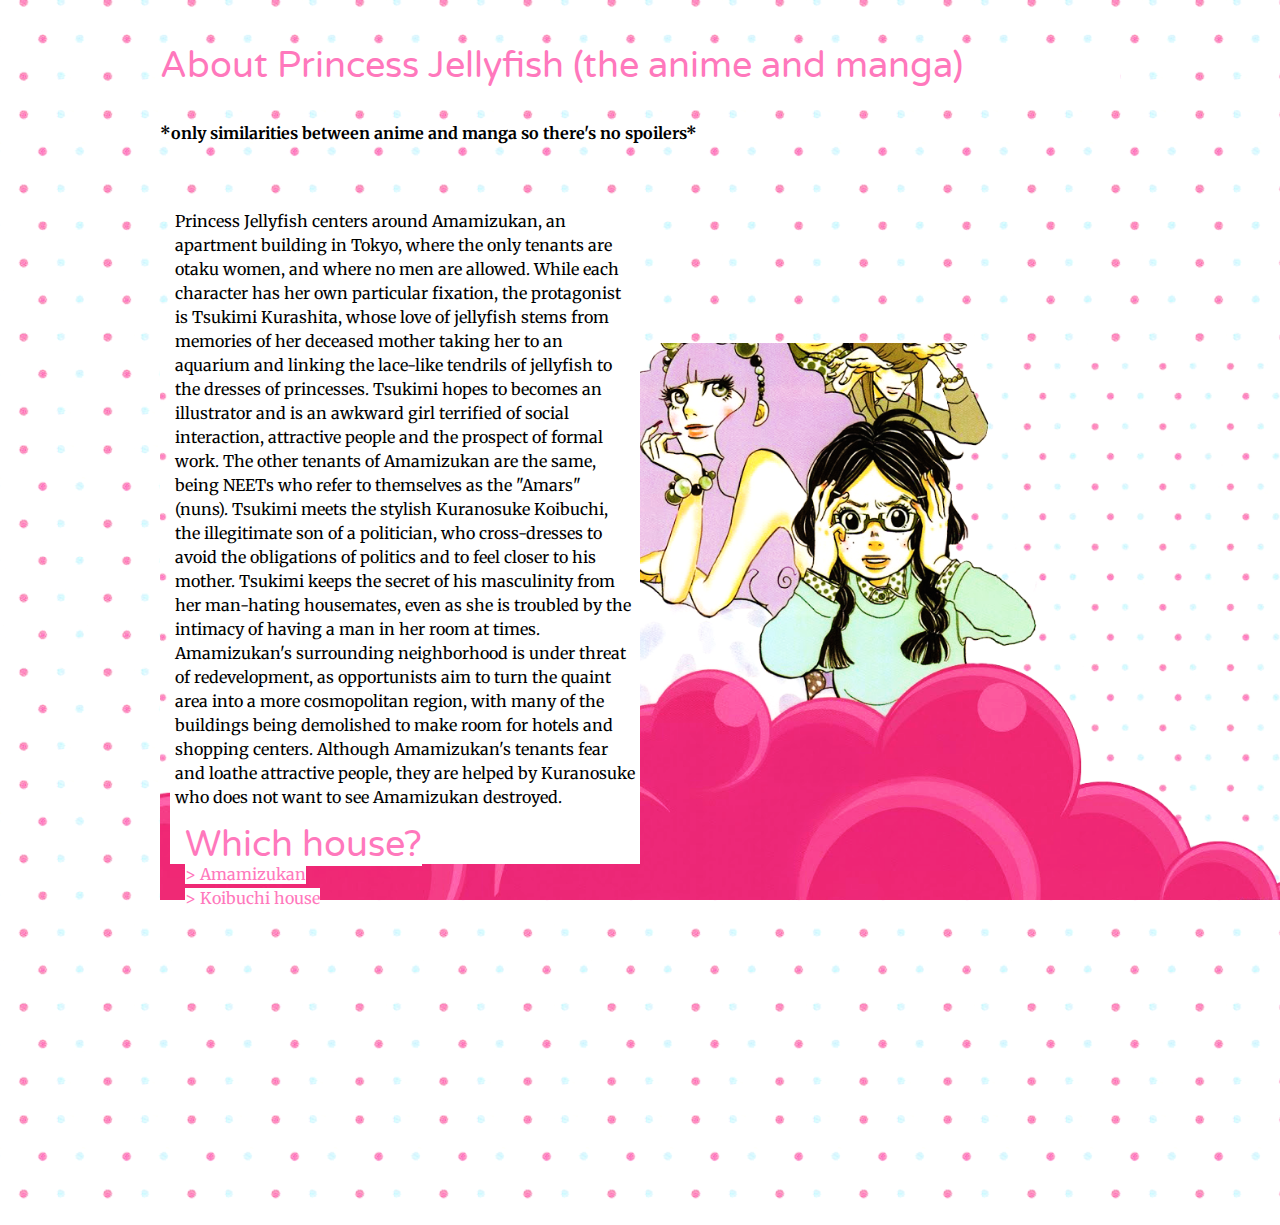
<file: index.html>
<!DOCTYPE html>

<html>
	<head>
		<meta name="description" content="" />
		<meta name="keywords" content="michelle, yu, art, ccny" />
		<meta http-equiv="Content-Type" content="text/html; charset=UTF-8" />
	
		<title>Princess Jellyfish</title>
		
		<link href='http://fonts.googleapis.com/css?family=Merriweather|Varela+Round' rel='stylesheet' type='text/css'>
		
		<link rel="stylesheet" type="text/css" href="960_12_col.css">		
		<link rel="stylesheet" type="text/css" href="index.css">
	</head>
	
	
<body>
<div class="container_12">	


	<p class="title"> About Princess Jellyfish (the anime and manga) <br>
	<h4>*only similarities between anime and manga so there's no spoilers*</h4></p>
	
	<div class="bio grid_6">
		Princess Jellyfish centers around Amamizukan, an apartment building in Tokyo, where the only tenants are otaku women, and where no men are allowed. While each character has her own particular fixation, the protagonist is Tsukimi Kurashita, whose love of jellyfish stems from memories of her deceased mother taking her to an aquarium and linking the lace-like tendrils of jellyfish to the dresses of princesses. Tsukimi hopes to becomes an illustrator and is an awkward girl terrified of social interaction, attractive people and the prospect of formal work. The other tenants of Amamizukan are the same, being NEETs who refer to themselves as the "Amars" (nuns). Tsukimi meets the stylish Kuranosuke Koibuchi, the illegitimate son of a politician, who cross-dresses to avoid the obligations of politics and to feel closer to his mother. Tsukimi keeps the secret of his masculinity from her man-hating housemates, even as she is troubled by the intimacy of having a man in her room at times. Amamizukan's surrounding neighborhood is under threat of redevelopment, as opportunists aim to turn the quaint area into a more cosmopolitan region, with many of the buildings being demolished to make room for hotels and shopping centers. Although Amamizukan's tenants fear and loathe attractive people, they are helped by Kuranosuke who does not want to see Amamizukan destroyed.
		<br><br>
		<div class="grid_6"> <span class="title">Which house? </span><br>
			<a href="page1.html"> > Amamizukan </a> <br>
			<a href="page2.html"> > Koibuchi house </a>
		</div>
	</div> 
	
	<div class="empty grid_5"></div>


<div class="bg_img"></div>
	
</div>  
</body>	
</html>
</file>
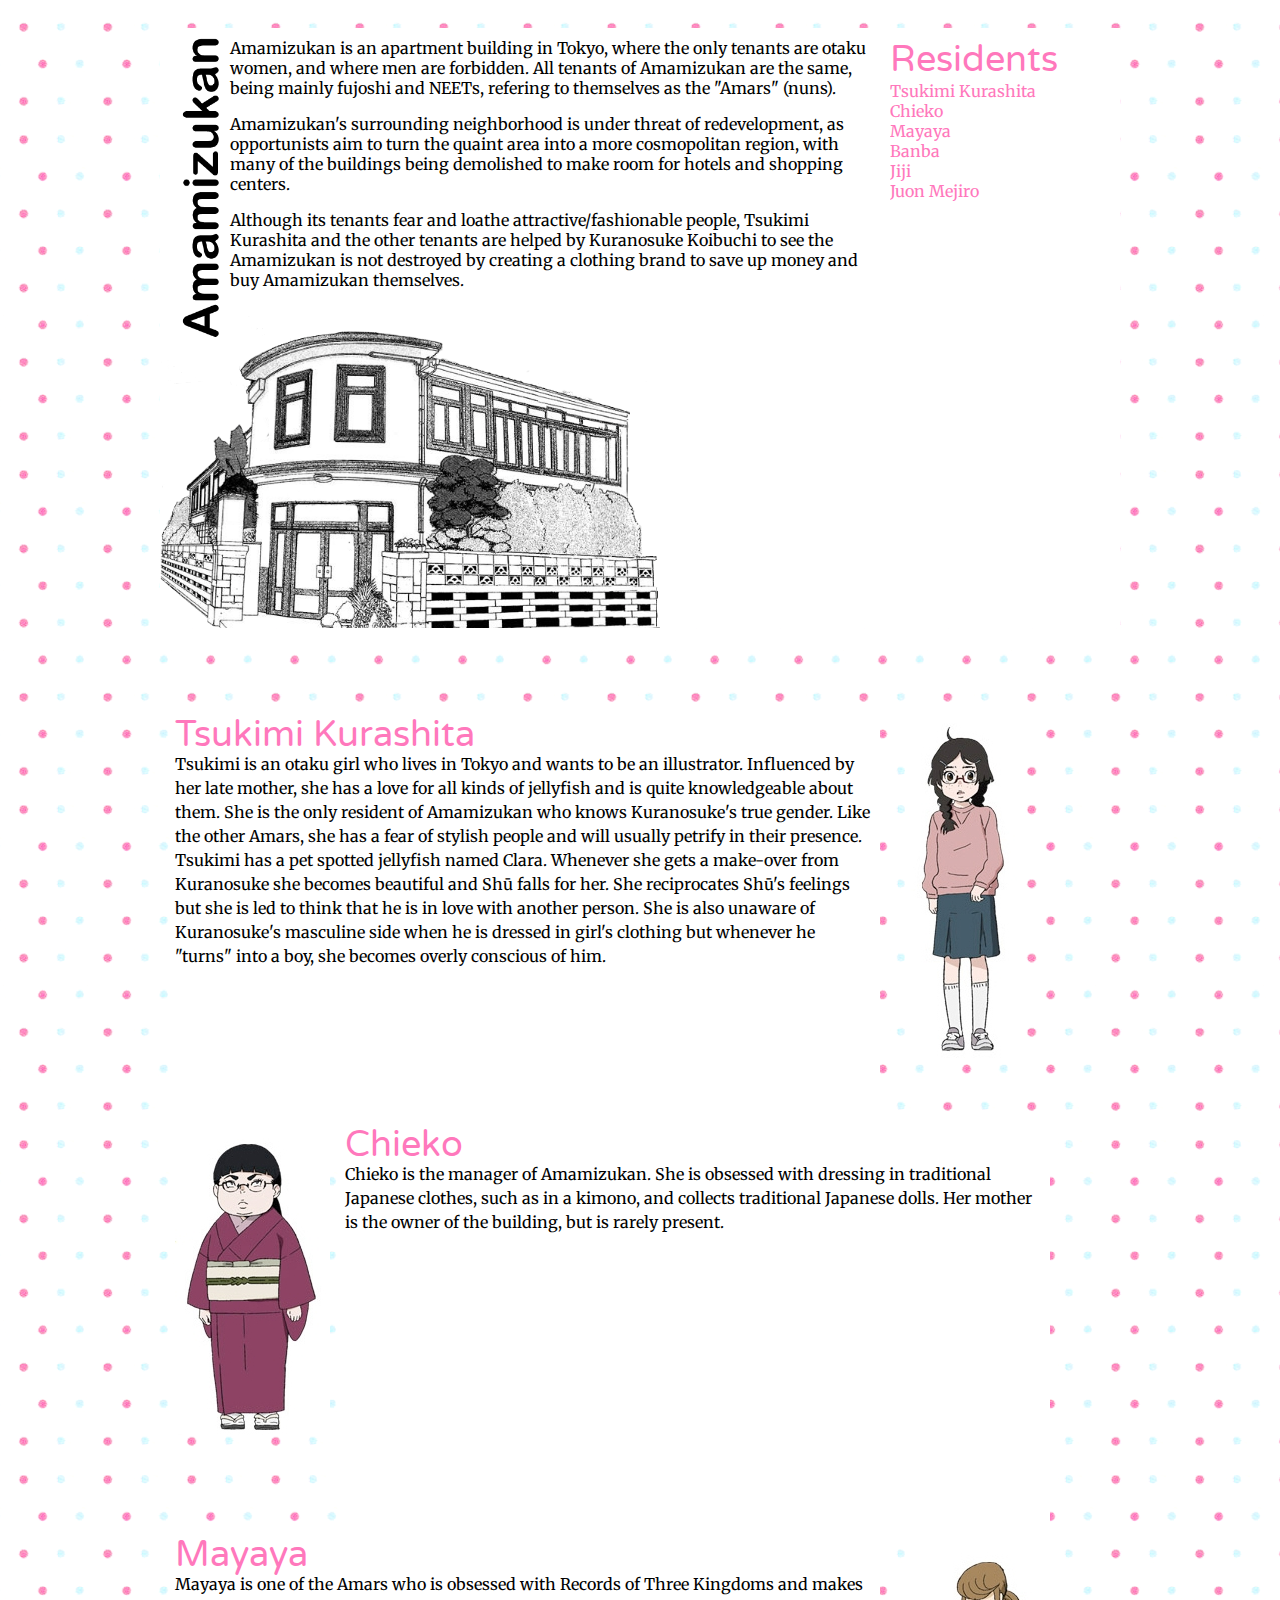
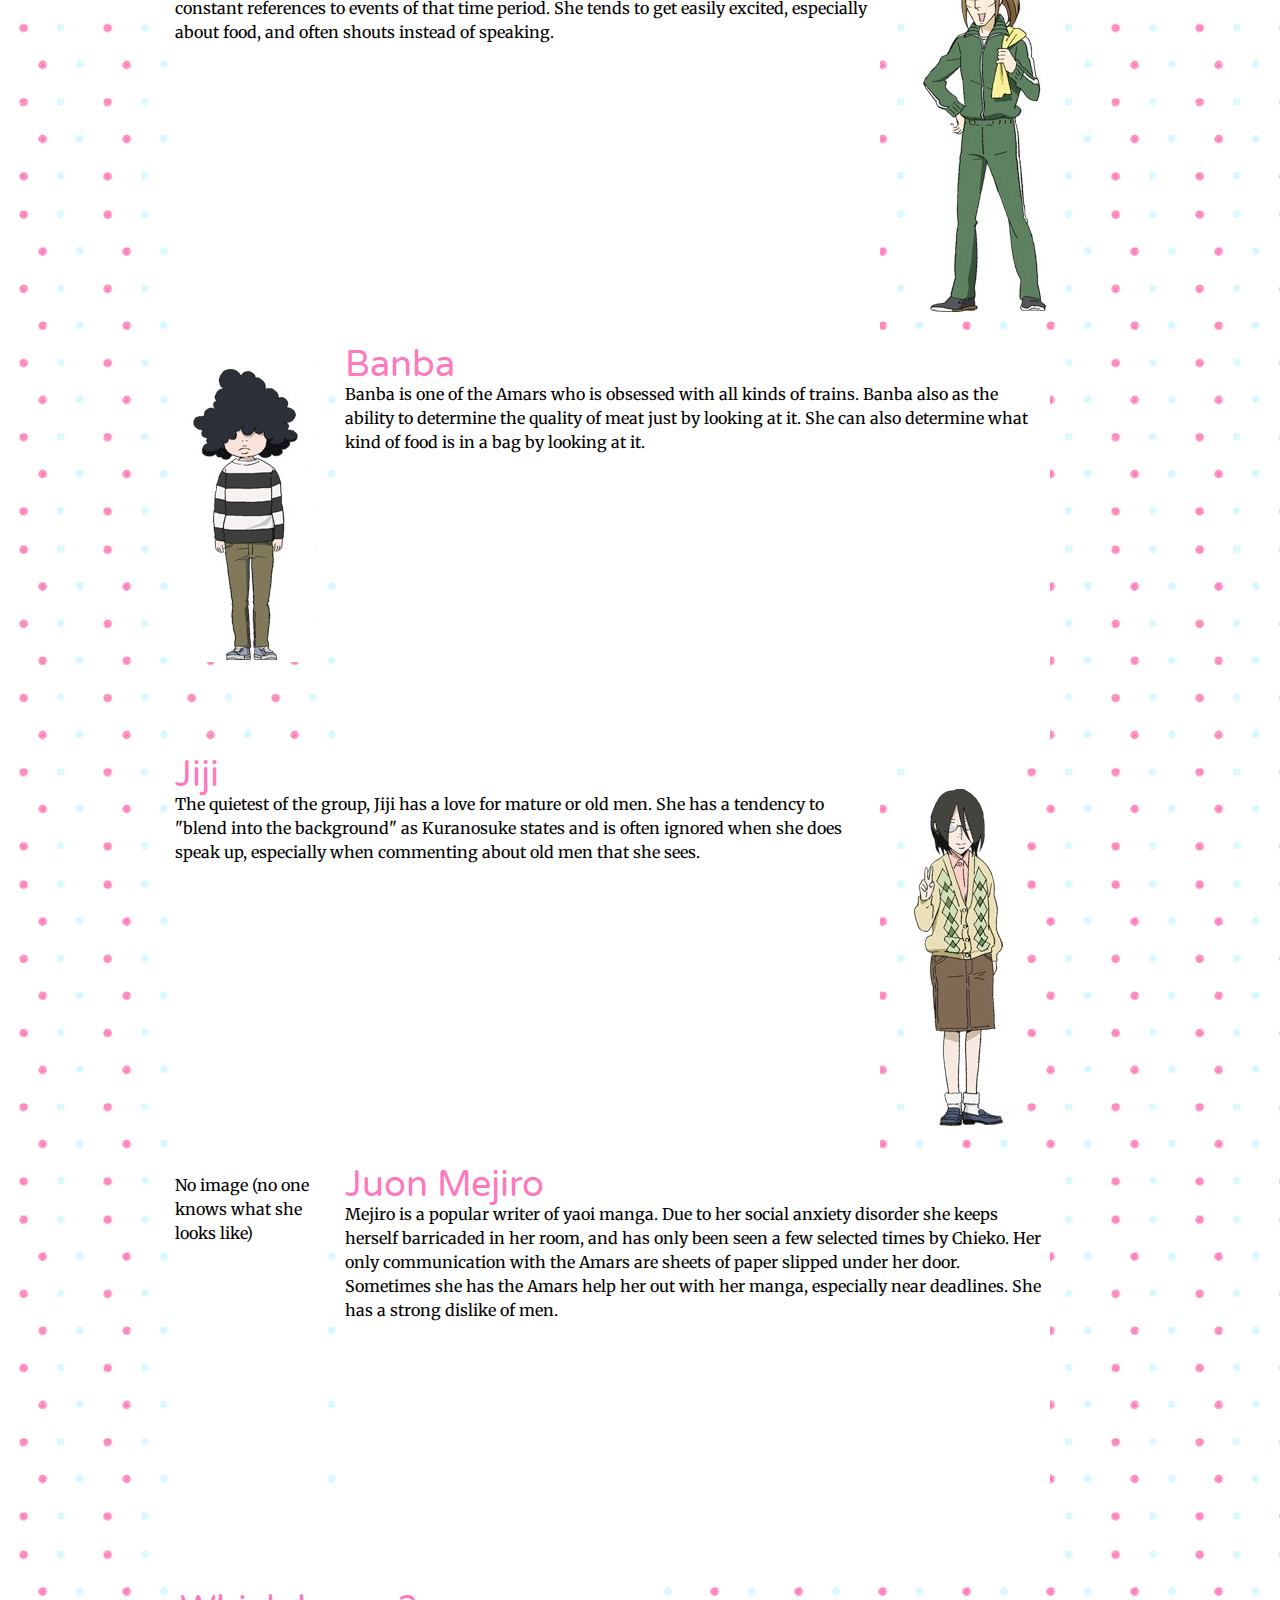
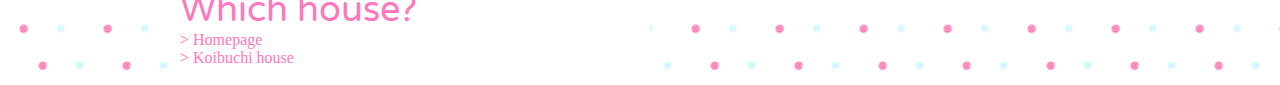
<file: page1.html>
<!DOCTYPE html>

<html>
	<head>
		<meta name="description" content="" />
		<meta name="keywords" content="michelle, yu, art, ccny" />
		<meta http-equiv="Content-Type" content="text/html; charset=UTF-8" />
	
		<title>Princess Jellyfish</title>
		
		<link href='http://fonts.googleapis.com/css?family=Merriweather|Varela+Round' rel='stylesheet' type='text/css'>
		
		<link rel="stylesheet" type="text/css" href="960_12_col.css">		
		<link rel="stylesheet" type="text/css" href="kurage.css">
	</head>
	
	
<body>
<div class="container_12">	
	
<div class="amamizukanbg">
	<div class="amamizukan grid_9">
		<img src="Amamizukantype.png" align="left" height="300"> 
		 Amamizukan is an apartment building in Tokyo, where the only tenants are otaku women, and where men are forbidden. All tenants of Amamizukan are the same, being mainly fujoshi and NEETs, refering to themselves as the "Amars" (nuns).

		 <p>Amamizukan's surrounding neighborhood is under threat of redevelopment, as opportunists aim to turn the quaint area into a more cosmopolitan region, with many of the buildings being demolished to make room for hotels and shopping centers. </p>
		
		 Although its tenants fear and loathe attractive/fashionable people, Tsukimi Kurashita and the other tenants are helped by Kuranosuke Koibuchi to see the Amamizukan is not destroyed by creating a clothing brand to save up money and buy Amamizukan themselves.  
	</div>
	
	<div class="amamizukan grid_3">	
		 <span class="title">Residents</span><br>
			<a href="#Tsukimi"> Tsukimi Kurashita </a> <br>
			<a href="#Chieko"> Chieko </a><br>
			<a href="#Mayaya"> Mayaya </a><br>
			<a href="#Banba"> Banba </a><br>
			<a href="#Jiji"> Jiji </a><br>
			<a href="#Mejiro"> Juon Mejiro </a>
	</div>


	<div class="empty grid_12"> </div>



	
		<div class="bio grid_9" id="Tsukimi"> <span class="title">Tsukimi Kurashita</span><br>
		Tsukimi is an otaku girl who lives in Tokyo and wants to be an illustrator. Influenced by her late mother, she has a love for all kinds of jellyfish and is quite knowledgeable about them. She is the only resident of Amamizukan who knows Kuranosuke's true gender. Like the other Amars, she has a fear of stylish people and will usually petrify in their presence. Tsukimi has a pet spotted jellyfish named Clara. Whenever she gets a make-over from Kuranosuke she becomes beautiful and Shū falls for her. She reciprocates Shū's feelings but she is led to think that he is in love with another person. She is also unaware of Kuranosuke's masculine side when he is dressed in girl's clothing but whenever he "turns" into a boy, she becomes overly conscious of him.
		</div>
		<div class="image grid_2"> 
			<img src="Tsukimi.jpg">
		</div>
		
		
		<div class="image grid_2"> 
			<img src="Chieko.jpg">
		</div>
		<div class="bio grid_9" id="Chieko"><span class="title"> Chieko </span><br>
		Chieko is the manager of Amamizukan. She is obsessed with dressing in traditional Japanese clothes, such as in a kimono, and collects traditional Japanese dolls. Her mother is the owner of the building, but is rarely present.
		</div>
		

		<div class="bio grid_9" id="Mayaya"><span class="title"> Mayaya </span><br>
		Mayaya is one of the Amars who is obsessed with Records of Three Kingdoms and makes constant references to events of that time period. She tends to get easily excited, especially about food, and often shouts instead of speaking.
		</div>
		<div class="image grid_2"> 
			<img src="Mayaya.jpg">
		</div>

		<div class="image grid_2"> 
			<img src="Banba.jpg">
		</div>
		<div class="bio grid_9" id="Banba"><span class="title"> Banba </span><br>
		Banba is one of the Amars who is obsessed with all kinds of trains. Banba also as the ability to determine the quality of meat just by looking at it. She can also determine what kind of food is in a bag by looking at it.
		</div>

		
		<div class="bio grid_9" id="Jiji"><span class="title"> Jiji </span><br>
		The quietest of the group, Jiji has a love for mature or old men. She has a tendency to "blend into the background" as Kuranosuke states and is often ignored when she does speak up, especially when commenting about old men that she sees.
		</div>
		<div class="image grid_2"> 
			<img src="Jiji.jpg">
		</div>
		
		
		<div class="image bio grid_2"> 
			No image (no one knows what she looks like)
		</div>
		<div class="bio grid_9" id="Mejiro"><span class="title"> Juon Mejiro </span><br>
		Mejiro is a popular writer of yaoi manga. Due to her social anxiety disorder she keeps herself barricaded in her room, and has only been seen a few selected times by Chieko. Her only communication with the Amars are sheets of paper slipped under her door. Sometimes she has the Amars help her out with her manga, especially near deadlines. She has a strong dislike of men.
		</div>
		
</div>
	<div class="menu grid_6"> <span class="title">Which house? </span><br>
		<a href="index.html"> > Homepage </a> <br>
		<a href="page2.html"> > Koibuchi house </a>
	</div>


</div>  
</body>	
</html>
</file>
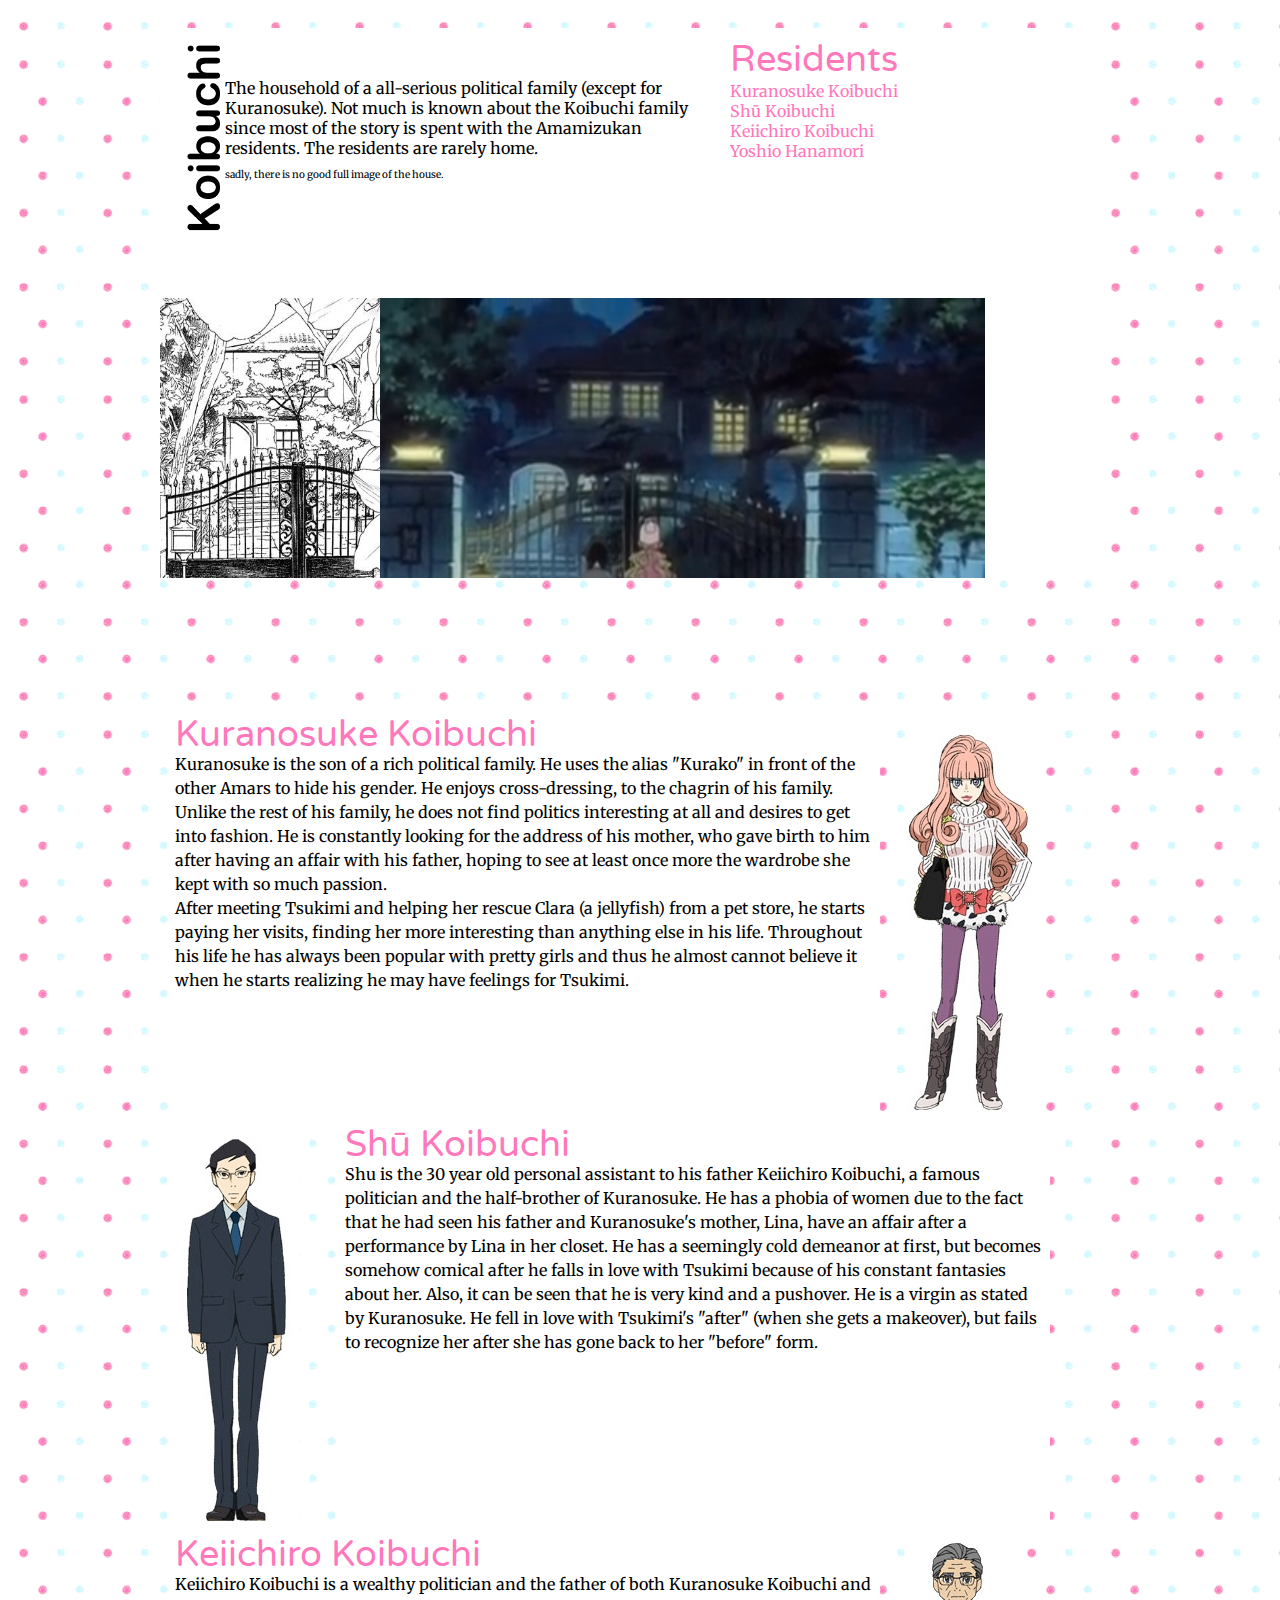
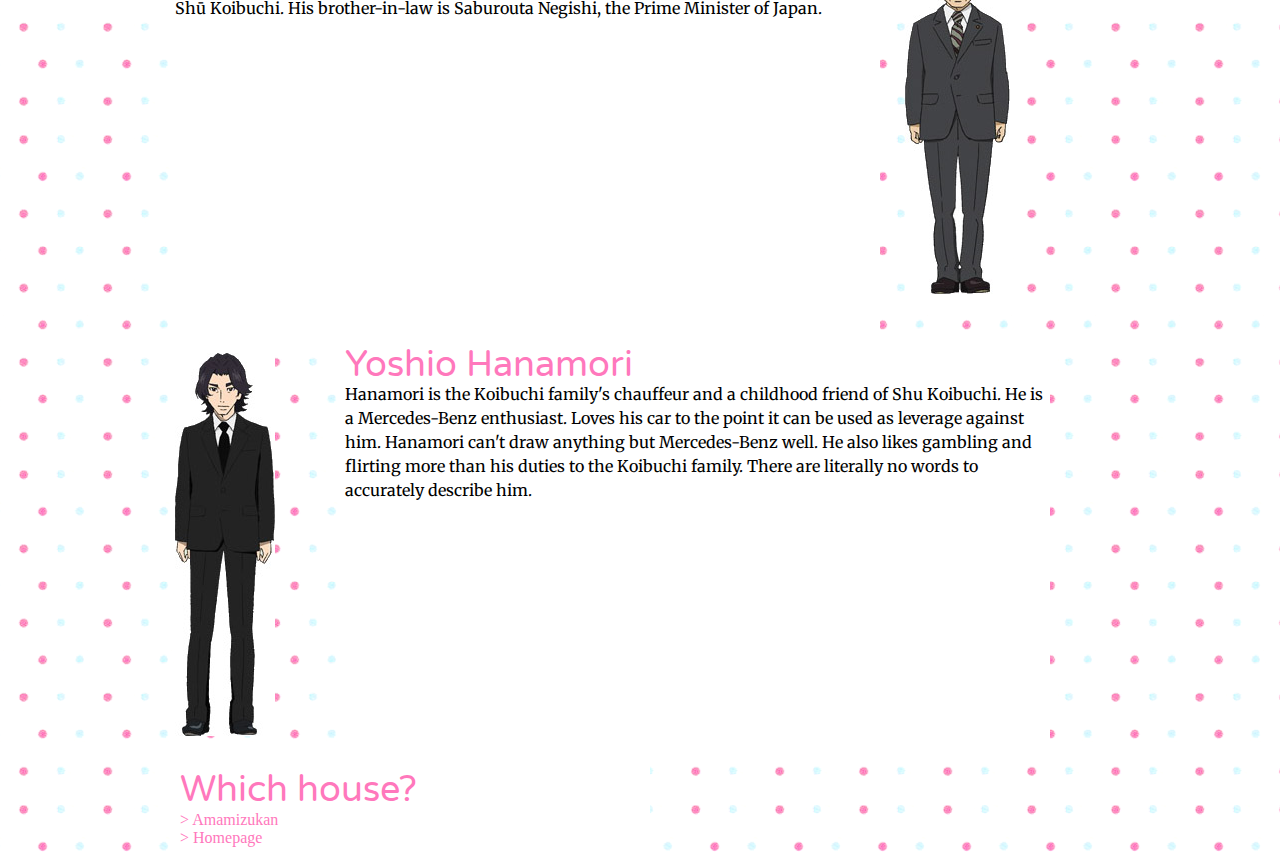
<file: page2.html>
<!DOCTYPE html>

<html>
	<head>
		<meta name="description" content="" />
		<meta name="keywords" content="michelle, yu, art, ccny" />
		<meta http-equiv="Content-Type" content="text/html; charset=UTF-8" />
	
		<title>Princess Jellyfish</title>
		
		<link href='http://fonts.googleapis.com/css?family=Merriweather|Varela+Round' rel='stylesheet' type='text/css'>
		
		<link rel="stylesheet" type="text/css" href="960_12_col.css">		
		<link rel="stylesheet" type="text/css" href="kurage.css">
	</head>
	
	
<body>
<div class="container_12">	
	
<div class="Koibuchibg">
	<div class="amamizukan grid_7">
		<img src="Koibuchitype.png" align="left" height="200" style="background-color: white;"> 
			<br><br>
		 The household of a all-serious political family (except for Kuranosuke). Not much is known about the Koibuchi family since most of the story is spent with the Amamizukan residents. The residents are rarely home.
		 <p style="font-size: 10px;">sadly, there is no good full image of the house.</p>
	</div>
	
	<div class="amamizukan grid_4">	
		 <span class="title">Residents</span><br>
			<a href="#Kuranosuke"> Kuranosuke Koibuchi </a> <br>
			<a href="#Shu"> Shū Koibuchi </a><br>
			<a href="#Keiichiro"> Keiichiro Koibuchi </a><br>
			<a href="#Hanamori"> Yoshio Hanamori </a>
	</div>


	<div class="empty grid_12"> </div>



	
		<div class="bio grid_9" id="Kuranosuke"> <span class="title"> Kuranosuke Koibuchi </span><br>
			Kuranosuke is the son of a rich political family. He uses the alias "Kurako" in front of the other Amars to hide his gender. He enjoys cross-dressing, to the chagrin of his family. Unlike the rest of his family, he does not find politics interesting at all and desires to get into fashion. He is constantly looking for the address of his mother, who gave birth to him after having an affair with his father, hoping to see at least once more the wardrobe she kept with so much passion. <br>

			After meeting Tsukimi and helping her rescue Clara (a jellyfish) from a pet store, he starts paying her visits, finding her more interesting than anything else in his life. Throughout his life he has always been popular with pretty girls and thus he almost cannot believe it when he starts realizing he may have feelings for Tsukimi.
		</div>
		<div class="image grid_2"> 
			<div class="Kuranosuke"></div>
		</div>
		
		
		<div class="image grid_2"> 
			<img src="Shu.jpg">
		</div>
		<div class="bio grid_9" id="Shu"><span class="title"> Shū Koibuchi </span><br>
			Shu is the 30 year old personal assistant to his father Keiichiro Koibuchi, a famous politician and the half-brother of Kuranosuke. He has a phobia of women due to the fact that he had seen his father and Kuranosuke's mother, Lina, have an affair after a performance by Lina in her closet. He has a seemingly cold demeanor at first, but becomes somehow comical after he falls in love with Tsukimi because of his constant fantasies about her. Also, it can be seen that he is very kind and a pushover. He is a virgin as stated by Kuranosuke. He fell in love with Tsukimi's "after" (when she gets a makeover), but fails to recognize her after she has gone back to her "before" form.
		</div>
		

		<div class="bio grid_9" id="Keiichiro"><span class="title"> Keiichiro Koibuchi </span><br>
			Keiichiro Koibuchi is a wealthy politician and the father of both Kuranosuke Koibuchi and Shū Koibuchi. His brother-in-law is Saburouta Negishi, the Prime Minister of Japan.
		</div>
		<div class="image grid_2"> 
			<img src="keiichiro.jpg">
		</div>

		
		<div class="image grid_2"> 
			<img src="hanamori.jpg">
		</div>
		<div class="bio grid_9" id="Hanamori"><span class="title"> Yoshio Hanamori </span><br>
			Hanamori is the Koibuchi family's chauffeur and a childhood friend of Shu Koibuchi. He is a Mercedes-Benz enthusiast. Loves his car to the point it can be used as leverage against him. Hanamori can't draw anything but Mercedes-Benz well. He also likes gambling and flirting more than his duties to the Koibuchi family. There are literally no words to accurately describe him.
		</div>

		
</div>

	<div class="menu grid_6"> <span class="title">Which house? </span><br>
		<a href="page1.html"> > Amamizukan </a> <br>
		<a href="index.html"> > Homepage </a>
	</div>

</div>  
</body>	
</html>
</file>
<file: 960_12_col.css>
/*
  960 Grid System ~ Core CSS.
  Learn more ~ http://960.gs/

  Licensed under GPL and MIT.
*/

/*
  Forces backgrounds to span full width,
  even if there is horizontal scrolling.
  Increase this if your layout is wider.

  Note: IE6 works fine without this fix.
*/

body {
  min-width: 960px;
}

/* `Container
----------------------------------------------------------------------------------------------------*/

.container_12 {
  margin-left: auto;
  margin-right: auto;
  width: 960px;
}

/* `Grid >> Global
----------------------------------------------------------------------------------------------------*/

.grid_1,
.grid_2,
.grid_3,
.grid_4,
.grid_5,
.grid_6,
.grid_7,
.grid_8,
.grid_9,
.grid_10,
.grid_11,
.grid_12 {
  display: inline;
  float: left;
  margin-left: 10px;
  margin-right: 10px;
}

.push_1, .pull_1,
.push_2, .pull_2,
.push_3, .pull_3,
.push_4, .pull_4,
.push_5, .pull_5,
.push_6, .pull_6,
.push_7, .pull_7,
.push_8, .pull_8,
.push_9, .pull_9,
.push_10, .pull_10,
.push_11, .pull_11 {
  position: relative;
}

/* `Grid >> Children (Alpha ~ First, Omega ~ Last)
----------------------------------------------------------------------------------------------------*/

.alpha {
  margin-left: 0;
}

.omega {
  margin-right: 0;
}

/* `Grid >> 12 Columns
----------------------------------------------------------------------------------------------------*/

.container_12 .grid_1 {
  width: 60px;
}

.container_12 .grid_2 {
  width: 140px;
}

.container_12 .grid_3 {
  width: 220px;
}

.container_12 .grid_4 {
  width: 300px;
}

.container_12 .grid_5 {
  width: 380px;
}

.container_12 .grid_6 {
  width: 460px;
}

.container_12 .grid_7 {
  width: 540px;
}

.container_12 .grid_8 {
  width: 620px;
}

.container_12 .grid_9 {
  width: 700px;
}

.container_12 .grid_10 {
  width: 780px;
}

.container_12 .grid_11 {
  width: 860px;
}

.container_12 .grid_12 {
  width: 940px;
}

/* `Prefix Extra Space >> 12 Columns
----------------------------------------------------------------------------------------------------*/

.container_12 .prefix_1 {
  padding-left: 80px;
}

.container_12 .prefix_2 {
  padding-left: 160px;
}

.container_12 .prefix_3 {
  padding-left: 240px;
}

.container_12 .prefix_4 {
  padding-left: 320px;
}

.container_12 .prefix_5 {
  padding-left: 400px;
}

.container_12 .prefix_6 {
  padding-left: 480px;
}

.container_12 .prefix_7 {
  padding-left: 560px;
}

.container_12 .prefix_8 {
  padding-left: 640px;
}

.container_12 .prefix_9 {
  padding-left: 720px;
}

.container_12 .prefix_10 {
  padding-left: 800px;
}

.container_12 .prefix_11 {
  padding-left: 880px;
}

/* `Suffix Extra Space >> 12 Columns
----------------------------------------------------------------------------------------------------*/

.container_12 .suffix_1 {
  padding-right: 80px;
}

.container_12 .suffix_2 {
  padding-right: 160px;
}

.container_12 .suffix_3 {
  padding-right: 240px;
}

.container_12 .suffix_4 {
  padding-right: 320px;
}

.container_12 .suffix_5 {
  padding-right: 400px;
}

.container_12 .suffix_6 {
  padding-right: 480px;
}

.container_12 .suffix_7 {
  padding-right: 560px;
}

.container_12 .suffix_8 {
  padding-right: 640px;
}

.container_12 .suffix_9 {
  padding-right: 720px;
}

.container_12 .suffix_10 {
  padding-right: 800px;
}

.container_12 .suffix_11 {
  padding-right: 880px;
}

/* `Push Space >> 12 Columns
----------------------------------------------------------------------------------------------------*/

.container_12 .push_1 {
  left: 80px;
}

.container_12 .push_2 {
  left: 160px;
}

.container_12 .push_3 {
  left: 240px;
}

.container_12 .push_4 {
  left: 320px;
}

.container_12 .push_5 {
  left: 400px;
}

.container_12 .push_6 {
  left: 480px;
}

.container_12 .push_7 {
  left: 560px;
}

.container_12 .push_8 {
  left: 640px;
}

.container_12 .push_9 {
  left: 720px;
}

.container_12 .push_10 {
  left: 800px;
}

.container_12 .push_11 {
  left: 880px;
}

/* `Pull Space >> 12 Columns
----------------------------------------------------------------------------------------------------*/

.container_12 .pull_1 {
  left: -80px;
}

.container_12 .pull_2 {
  left: -160px;
}

.container_12 .pull_3 {
  left: -240px;
}

.container_12 .pull_4 {
  left: -320px;
}

.container_12 .pull_5 {
  left: -400px;
}

.container_12 .pull_6 {
  left: -480px;
}

.container_12 .pull_7 {
  left: -560px;
}

.container_12 .pull_8 {
  left: -640px;
}

.container_12 .pull_9 {
  left: -720px;
}

.container_12 .pull_10 {
  left: -800px;
}

.container_12 .pull_11 {
  left: -880px;
}

/* `Clear Floated Elements
----------------------------------------------------------------------------------------------------*/

/* http://sonspring.com/journal/clearing-floats */

.clear {
  clear: both;
  display: block;
  overflow: hidden;
  visibility: hidden;
  width: 0;
  height: 0;
}

/* http://www.yuiblog.com/blog/2010/09/27/clearfix-reloaded-overflowhidden-demystified */

.clearfix:before,
.clearfix:after,
.container_12:before,
.container_12:after {
  content: '.';
  display: block;
  overflow: hidden;
  visibility: hidden;
  font-size: 0;
  line-height: 0;
  width: 0;
  height: 0;
}

.clearfix:after,
.container_12:after {
  clear: both;
}

/*
  The following zoom:1 rule is specifically for IE6 + IE7.
  Move to separate stylesheet if invalid CSS is a problem.
*/

.clearfix,
.container_12 {
  zoom: 1;
}
</file>
<file: index.css>
body {
	background-color: white;
	background-image:  url(princess_pattern.png);
	background-position: center;
	background-repeat:repeat;
	background-size:  auto;
	font-family: 'Merriweather', serif;
}

.bg_img{
	
	background-image: url(princess_jellyfish.png); 
    	background-attachment: fixed;
    	background-position: bottom;
	background-repeat: no-repeat;
	background-size:  1300px;
	z-index: -1;
	width: 1300px;
	height: 874px;
	margin: 200px 0 0 0px;
}

/* unvisited link */
a:link {
    color: #FF78BC;
    text-decoration: none;
    background-color: white;
}

/* visited link */
a:visited {
    color: #E65EA2;
    text-decoration: none;
}

/* mouse over link */
a:hover {
    color: rgb(255,255,255);
    text-decoration: none;
}

/* selected link */
a:active {
    color: #FFB6C1;
    text-decoration: none;
}



.bio {
	height: 650px;
	background-color: white;
	padding: 5px;
	float: left;
	margin-top: 40px;
	line-height: 150%;
	z-index: 2;
}


.empty {
	height: 370px;
}


.title {
	font-family: 'Varela Round', sans-serif;
	font-size: 36px;
	color: #FF78BC;
	background-color: rgba(255,255,255,1.0);
	z-index: 2;
}
</file>
<file: kurage.css>
body {
	background-color: white;
	background-image: url(princess_pattern.png);
	background-position: center;
    background-repeat: repeat;
}

/* unvisited link */
a:link {
    color: #FF78BC;
    text-decoration: none;
}

/* visited link */
a:visited {
    color: #E65EA2;
    text-decoration: none;
}

/* mouse over link */
a:hover {
    color: rgb(255,255,255);
    text-decoration: none;
}

/* selected link */
a:active {
    color: #FFB6C1;
    text-decoration: none;
}


.Kuranosuke {
    color: rgb(255,255,255);
    text-decoration: none;
    width: 134px; 
    height: 394px; 
    background: url(Kuranosuke.jpg) no-repeat; 
}

.Kuranosuke:hover {
    color: rgb(255,255,255);
    text-decoration: none;
    width: 134px; 
height: 394px; 
background: url(Kuranosuke.jpeg) no-repeat; 
}


.amamizukan {
	height: 300px;
	overflow: hidden;
	background-color: rgb();
	opacity: 1;
	margin: 10px;
	float: left;
	font-family: 'Merriweather', serif;
}



.amamizukanbg {
	margin-top:20px;
	height: 600px;
	width: 960px;
	background-image: url("amamizukanmanga.png");
	background-repeat: no-repeat;
	background-position: bottom left;
	background-size: 500px;
	background-color: white;
}

.empty {
	height: 350px;
	background-color: rgb();
	opacity: .8;
	margin: 10px;
}


.bio {
	height: 400px;
	background-color: white;
	opacity: 1.0;
	margin-left: 10px;
	padding: 5px;
	float: left;
	font-family: 'Merriweather', serif;
	line-height: 150%;
}


.title {
	font-family: 'Varela Round', sans-serif;
	font-size: 36px;
	color: #FF78BC;
	background-color: rgba(255,255,255,1.0);
}



.menu {
    background-color: white;
    width: 400px;
    float: left;
    padding: 10px;
}


.image {
height: 400px; 
background-color:  ;
padding: 5px
}







/*Koibuchi*/
.Koibuchibg {
	margin-top:20px;
	height: 550px;
	width: 950px;
	background-image: url("Koibuchihousemanga.png"), url("Koibuchihouseanime.png");
	background-repeat: no-repeat;
	background-position: bottom left, bottom; 
	background-size: 220px 280px, 700px 280px;
	background-color: rgb(255,255,255);
}
</file>
